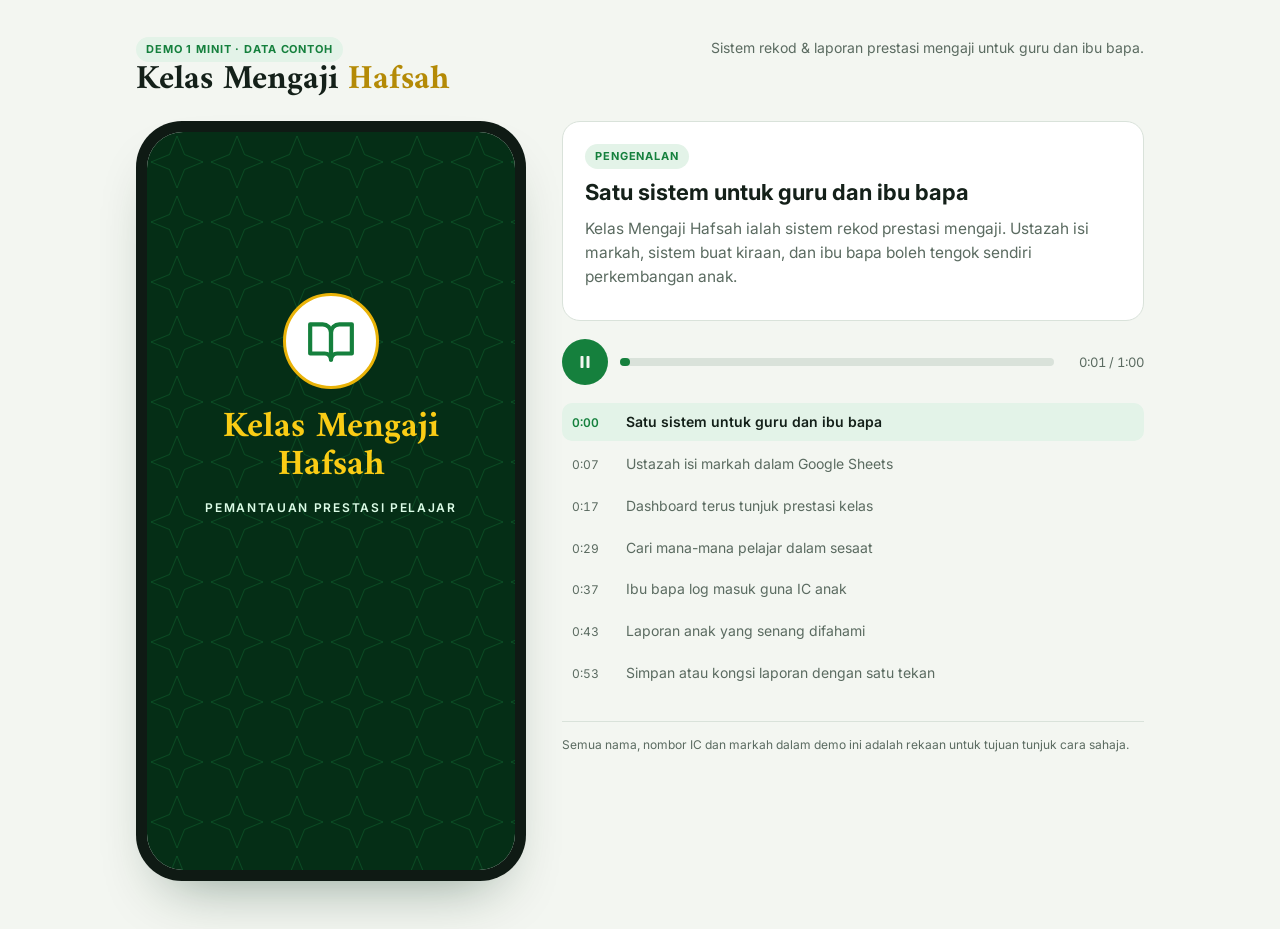
<file: demo.html>
<!doctype html>
<html lang="ms">
<head>
<meta charset="utf-8">
<meta name="viewport" content="width=device-width, initial-scale=1, viewport-fit=cover">
</head>
<body>
<title>Demo Kelas Mengaji Hafsah</title>
<link rel="stylesheet" href="https://fonts.googleapis.com/css2?family=Amiri:wght@400;700&family=Inter:wght@400;500;600;700;800&display=swap">
<style>
/* Layout: phone mockup (the real app is mobile-first) beside a narration panel; stacks on phone width. */
:root {
  --bg: #f3f6f1;
  --fg: #142019;
  --muted: #5b6b61;
  --line: #d9e2da;
  --panel: #ffffff;
  --accent: #15803d;
  --accent-soft: #e3f3e8;
  --gold: #b48a06;
  --bezel: #0f1a14;
  --font-display: "Amiri", Georgia, "Times New Roman", serif;
  --font-body: "Inter", system-ui, -apple-system, "Segoe UI", sans-serif;

  /* Product screen colours: the app itself is a light UI, kept identical in both themes */
  --app-bg: #f8faf8;
  --app-card: #ffffff;
  --app-ink: #1f2937;
  --app-sub: #6b7280;
  --app-line: #e5e7eb;
  --app-green: #15803d;
  --app-green-dk: #052e16;
  --app-green-50: #f0fdf4;
  --app-gold: #eab308;
  --app-gold-lt: #facc15;
  --app-emerald: #059669;
  --app-orange: #f97316;
  --app-red: #dc2626;
}
@media (prefers-color-scheme: dark) {
  :root:not([data-theme="light"]) {
    --bg: #0d1511; --fg: #e6efe8; --muted: #9db0a3; --line: #23332a; --panel: #131f18;
    --accent: #4ade80; --accent-soft: #173524; --gold: #facc15; --bezel: #000000;
    color-scheme: dark;
  }
}
:root[data-theme="dark"] {
  --bg: #0d1511; --fg: #e6efe8; --muted: #9db0a3; --line: #23332a; --panel: #131f18;
  --accent: #4ade80; --accent-soft: #173524; --gold: #facc15; --bezel: #000000;
  color-scheme: dark;
}

* { box-sizing: border-box; }
body { background: var(--bg); color: var(--fg); font-family: var(--font-body); font-size: 15px; line-height: 1.55; }
.wrap { max-width: 1040px; margin: 0 auto; padding-inline: 16px; padding-block: 28px 40px; }

.top { display: flex; flex-wrap: wrap; align-items: baseline; justify-content: space-between; gap: 8px 20px; margin-bottom: 22px; }
.top h1 { font-family: var(--font-display); font-size: 34px; line-height: 1.1; margin: 0; text-wrap: balance; }
.top h1 span { color: var(--gold); }
.top p { margin: 0; color: var(--muted); font-size: 14px; }
.tag { display: inline-block; font-size: 11px; letter-spacing: .08em; text-transform: uppercase; font-weight: 700; color: var(--accent); background: var(--accent-soft); padding: 4px 10px; border-radius: 999px; }

.grid { display: grid; grid-template-columns: auto minmax(0, 1fr); gap: 36px; align-items: start; }
@media (max-width: 820px) { .grid { grid-template-columns: minmax(0, 1fr); gap: 20px; } }

/* Phone */
.phone-holder { width: 390px; max-width: 100%; margin: 0 auto; }
.phone-scale { width: 390px; height: 760px; transform-origin: top left; }
.phone { width: 390px; height: 760px; background: var(--bezel); border-radius: 46px; padding: 11px; box-shadow: 0 30px 60px -30px rgba(5, 46, 22, .45); }
.screen { position: relative; width: 100%; height: 100%; border-radius: 36px; overflow: hidden; background: var(--app-bg); color: var(--app-ink); font-family: var(--font-body); font-size: 13px; }

.scene { position: absolute; inset: 0; opacity: 0; visibility: hidden; transition: opacity .45s ease, visibility .45s; }
.scene.on { opacity: 1; visibility: visible; }

.pattern { background-color: var(--app-green-dk); background-image: url("data:image/svg+xml,%3Csvg width='60' height='60' viewBox='0 0 60 60' xmlns='http://www.w3.org/2000/svg'%3E%3Cg fill='none' stroke='%2315803d' stroke-opacity='.35'%3E%3Cpath d='M30 4l7.5 18.5L56 30l-18.5 7.5L30 56l-7.5-18.5L4 30l18.5-7.5z'/%3E%3C/g%3E%3C/svg%3E"); }

.appbar { color: #fff; padding: 46px 18px 14px; display: flex; align-items: center; gap: 10px; }
.logo { width: 38px; height: 38px; border-radius: 50%; background: #fff; border: 2px solid var(--app-gold); display: grid; place-items: center; flex: none; }
.logo svg { width: 20px; height: 20px; }
.appbar .nm { font-family: var(--font-display); color: var(--app-gold-lt); font-weight: 700; font-size: 17px; line-height: 1.05; }
.appbar .nm small { display: block; font-family: var(--font-body); color: #dcfce7; font-size: 9px; letter-spacing: .12em; font-weight: 600; text-transform: uppercase; margin-top: 3px; }
.appbar .who { margin-left: auto; font-size: 10px; background: rgba(255,255,255,.12); padding: 4px 9px; border-radius: 999px; color: #dcfce7; }
.body { padding: 14px; display: flex; flex-direction: column; gap: 10px; }
.card { background: var(--app-card); border: 1px solid var(--app-line); border-radius: 14px; padding: 12px; }
.h { font-weight: 700; font-size: 14px; color: var(--app-ink); margin: 0; }
.sub { color: var(--app-sub); font-size: 11px; }
.fade { opacity: 0; transform: translateY(8px); transition: opacity .35s, transform .35s; }
.fade.in { opacity: 1; transform: none; }
.num { font-variant-numeric: tabular-nums; }

/* S1 intro */
#s1 { display: flex; flex-direction: column; align-items: center; justify-content: center; text-align: center; color: #fff; padding: 30px; gap: 14px; }
#s1 .biglogo { width: 96px; height: 96px; border-radius: 50%; background: #fff; border: 3px solid var(--app-gold); display: grid; place-items: center; transform: scale(.4); opacity: 0; }
#s1 .biglogo svg { width: 50px; height: 50px; }
#s1 h2 { font-family: var(--font-display); color: var(--app-gold-lt); font-size: 36px; line-height: 1.05; margin: 6px 0 0; }
#s1 .s1sub { font-size: 12px; color: #dcfce7; letter-spacing: .14em; text-transform: uppercase; font-weight: 600; }
#s1 .pills { display: flex; flex-direction: column; gap: 8px; margin-top: 18px; width: 100%; }
#s1 .pill { background: rgba(255,255,255,.1); border: 1px solid rgba(250,204,21,.35); border-radius: 12px; padding: 10px 12px; font-size: 13px; display: flex; gap: 10px; align-items: center; text-align: left; }
#s1 .pill b { color: var(--app-gold-lt); font-weight: 700; }
.ico { width: 26px; height: 26px; border-radius: 8px; background: rgba(250,204,21,.18); display: grid; place-items: center; flex: none; }
.ico svg { width: 15px; height: 15px; }

/* S2 sheet */
#s2 { background: #fff; }
.gs-top { padding: 46px 14px 10px; display: flex; align-items: center; gap: 10px; border-bottom: 1px solid var(--app-line); }
.gs-icon { width: 26px; height: 32px; background: #0f9d58; border-radius: 3px; position: relative; flex: none; }
.gs-icon::after { content: ""; position: absolute; inset: 9px 6px 7px; border: 2px solid #fff; border-radius: 1px; background: linear-gradient(#fff,#fff) 50% 0/2px 100% no-repeat, linear-gradient(#fff,#fff) 0 50%/100% 2px no-repeat; }
.gs-title { font-size: 13px; font-weight: 600; }
.gs-title small { display: block; color: var(--app-sub); font-weight: 400; font-size: 10px; }
.sheet { margin: 12px; border: 1px solid #c7ccd1; border-radius: 4px; overflow: hidden; font-size: 11px; }
.sheet table { border-collapse: collapse; width: 100%; table-layout: fixed; }
.sheet th, .sheet td { border: 1px solid #dadce0; padding: 6px 4px; text-align: center; height: 30px; }
.sheet th { background: #f1f3f4; font-weight: 600; color: #3c4043; font-size: 9.5px; line-height: 1.15; }
.sheet td.nm { text-align: left; font-weight: 600; }
.sheet tr.base td { background: #fef9e7; color: #8a6d00; font-weight: 600; font-size: 10px; }
.sheet td.cur { outline: 2px solid #1a73e8; outline-offset: -2px; background: #e8f0fe; }
.sheet td .v { opacity: 0; }
.sheet td .v.in { opacity: 1; }
.syncbar { margin: 4px 12px; border-radius: 12px; padding: 12px; display: flex; align-items: center; gap: 10px; font-size: 12.5px; font-weight: 600; background: var(--app-green-50); color: var(--app-green); border: 1px solid #bbf7d0; }
.spin { width: 18px; height: 18px; border: 2.5px solid #bbf7d0; border-top-color: var(--app-green); border-radius: 50%; animation: sp 0.8s linear infinite; flex: none; }
@keyframes sp { to { transform: rotate(360deg); } }
.tick { width: 18px; height: 18px; border-radius: 50%; background: var(--app-green); display: grid; place-items: center; flex: none; }
.tick svg { width: 11px; height: 11px; }
.note { margin: 10px 12px; font-size: 11px; color: var(--app-sub); line-height: 1.5; }

/* S3 dashboard */
.tabs { display: flex; gap: 4px; background: #fff; border: 1px solid var(--app-line); border-radius: 10px; padding: 4px; }
.tabs span { flex: 1; text-align: center; font-size: 11px; font-weight: 600; padding: 7px 4px; border-radius: 7px; color: var(--app-sub); }
.tabs span.act { background: var(--app-green); color: #fff; }
.tiles { display: grid; grid-template-columns: 1fr 1fr; gap: 8px; }
.tile { background: #fff; border: 1px solid var(--app-line); border-radius: 12px; padding: 10px; display: flex; flex-direction: column; gap: 2px; min-width: 0; }
.tile .k { font-size: 9.5px; text-transform: uppercase; letter-spacing: .06em; color: var(--app-sub); font-weight: 600; }
.tile .val { font-size: 21px; font-weight: 800; color: var(--app-ink); }
.tile .val.sm { font-size: 13px; padding-top: 5px; }
.tile.good { border-left: 3px solid var(--app-emerald); }
.tile.warn { border-left: 3px solid var(--app-orange); }
.bars { display: flex; flex-direction: column; gap: 9px; margin-top: 8px; }
.bar { display: grid; grid-template-columns: 96px 1fr 40px; align-items: center; gap: 8px; font-size: 10.5px; border-radius: 8px; padding: 3px 4px; transition: background .3s; }
.bar .lb { font-weight: 600; color: #374151; }
.bar .tr { display: block; height: 10px; background: #eef2ef; border-radius: 99px; overflow: hidden; }
.bar .fl { display: block; height: 100%; width: 0; border-radius: 99px; background: var(--app-green); }
.bar .pc { text-align: right; font-weight: 700; font-variant-numeric: tabular-nums; }
.bar.hl-bad { background: #fff7ed; box-shadow: 0 0 0 1.5px var(--app-orange); }
.bar.hl-good { background: #ecfdf5; box-shadow: 0 0 0 1.5px var(--app-emerald); }
.callout { font-size: 11px; font-weight: 600; padding: 8px 10px; border-radius: 10px; display: flex; gap: 8px; align-items: center; background: #fff7ed; color: #9a3412; border: 1px solid #fed7aa; }

/* S4 list */
.search { display: flex; align-items: center; gap: 8px; background: #fff; border: 2px solid var(--app-line); border-radius: 12px; padding: 9px 12px; font-size: 13px; transition: border-color .3s; }
.search.focus { border-color: var(--app-green); }
.search svg { width: 15px; height: 15px; flex: none; }
.caret { display: inline-block; width: 1.5px; height: 15px; background: var(--app-ink); vertical-align: -3px; animation: blink 1s steps(1) infinite; }
@keyframes blink { 50% { opacity: 0; } }
.ph { color: #9ca3af; }
.rows { display: flex; flex-direction: column; gap: 7px; }
.row { display: flex; align-items: center; gap: 10px; background: #fff; border: 1px solid var(--app-line); border-radius: 12px; padding: 8px 10px; transition: opacity .35s, transform .35s, box-shadow .3s, max-height .4s, padding .4s, margin .4s; max-height: 60px; }
.row.out { opacity: 0; max-height: 0; padding-block: 0; margin-top: -7px; border-width: 0; }
.row.sel { box-shadow: 0 0 0 2px var(--app-green); }
.rk { width: 20px; font-weight: 700; color: var(--app-sub); font-size: 11px; text-align: center; flex: none; }
.av { width: 32px; height: 32px; border-radius: 50%; background: var(--app-green); color: #fff; display: grid; place-items: center; font-weight: 700; font-size: 11px; flex: none; }
.row .who2 { flex: 1; min-width: 0; }
.row .who2 b { display: block; font-size: 12px; white-space: nowrap; overflow: hidden; text-overflow: ellipsis; }
.row .who2 span { font-size: 10px; color: var(--app-sub); }
.chip { font-size: 10px; font-weight: 700; padding: 4px 7px; border-radius: 7px; white-space: nowrap; font-variant-numeric: tabular-nums; }
.g-cem { background: #ecfdf5; color: #047857; }
.g-baik { background: #f0fdf4; color: #15803d; }
.g-sed { background: #fff7ed; color: #c2410c; }
.g-lem { background: #fef2f2; color: #b91c1c; }

/* S5 login */
#s5 { display: flex; align-items: center; justify-content: center; padding: 22px; }
.login { background: #fff; border-radius: 26px; padding: 26px 22px; width: 100%; box-shadow: 0 24px 50px -20px rgba(0,0,0,.5); display: flex; flex-direction: column; gap: 14px; text-align: center; }
.login .logo { width: 70px; height: 70px; margin: 0 auto; }
.login .logo svg { width: 34px; height: 34px; }
.login h3 { font-family: var(--font-display); color: #b48a06; font-size: 25px; line-height: 1.05; margin: 0; }
.login .badge { align-self: center; font-size: 10.5px; color: var(--app-green); background: var(--app-green-50); border: 1px solid #dcfce7; padding: 3px 10px; border-radius: 99px; font-weight: 600; }
.login label { font-size: 12px; font-weight: 600; color: #374151; }
.ic { border: 2px solid var(--app-line); border-radius: 12px; padding: 12px; font-size: 16px; font-weight: 600; letter-spacing: .04em; min-height: 50px; transition: border-color .3s; font-variant-numeric: tabular-nums; }
.ic.focus { border-color: var(--app-green); }
.btn { background: var(--app-green); color: #fff; font-weight: 700; padding: 13px; border-radius: 12px; font-size: 14px; display: flex; align-items: center; justify-content: center; gap: 8px; transition: transform .15s, background .2s; }
.btn.press { transform: scale(.96); background: #166534; }
.btn .spin { border-color: rgba(255,255,255,.35); border-top-color: #fff; width: 16px; height: 16px; }
.found { font-size: 12px; font-weight: 600; color: var(--app-green); display: flex; align-items: center; justify-content: center; gap: 6px; }

/* S6 portal */
.prof { display: flex; gap: 12px; align-items: center; }
.prof .av { width: 52px; height: 52px; font-size: 17px; border: 2px solid var(--app-gold); }
.prof .n { font-family: var(--font-display); font-size: 19px; font-weight: 700; line-height: 1.1; }
.prof .m { font-size: 10.5px; color: var(--app-sub); }
.score { display: flex; flex-direction: column; gap: 4px; }
.score .top2 { display: flex; align-items: flex-end; justify-content: space-between; gap: 10px; }
.score .big { font-size: 40px; font-weight: 800; color: var(--app-green); line-height: 1; letter-spacing: -.02em; }
.score .gr { font-size: 12px; font-weight: 800; letter-spacing: .14em; color: var(--app-green); text-transform: uppercase; margin-top: 4px; }
.radar { width: 100%; height: 190px; display: block; }
.lists { display: grid; grid-template-columns: 1fr 1fr; gap: 8px; }
.lists .card { padding: 10px; }
.lists h4 { margin: 0 0 6px; font-size: 10.5px; text-transform: uppercase; letter-spacing: .06em; }
.lists ul { list-style: none; margin: 0; padding: 0; display: flex; flex-direction: column; gap: 4px; }
.lists li { display: flex; justify-content: space-between; gap: 4px; font-size: 10.5px; }
.lists li b { font-variant-numeric: tabular-nums; }
.tip { font-size: 11px; padding: 9px 11px; border-radius: 10px; background: #eff6ff; color: #1d4ed8; border: 1px solid #bfdbfe; font-weight: 600; }

/* S7 export + close */
.dl { display: flex; flex-direction: column; gap: 8px; }
.dlb { display: flex; align-items: center; gap: 10px; background: #fff; border: 1.5px solid var(--app-line); border-radius: 12px; padding: 11px 12px; font-weight: 600; font-size: 12.5px; transition: border-color .25s, background .25s, transform .2s; }
.dlb .ico { background: var(--app-green-50); }
.dlb.hot { border-color: var(--app-green); background: var(--app-green-50); transform: scale(1.02); }
.dlb small { display: block; font-weight: 400; color: var(--app-sub); font-size: 10.5px; }
.toast { background: #111827; color: #fff; font-size: 11.5px; padding: 10px 12px; border-radius: 10px; display: flex; gap: 8px; align-items: center; }
.close { position: absolute; inset: 0; display: flex; flex-direction: column; justify-content: center; gap: 14px; padding: 28px; color: #fff; opacity: 0; transition: opacity .5s; }
.close.in { opacity: 1; }
.close h2 { font-family: var(--font-display); color: var(--app-gold-lt); font-size: 32px; line-height: 1.05; margin: 0; text-align: center; }
.close ul { list-style: none; padding: 0; margin: 6px 0 0; display: flex; flex-direction: column; gap: 10px; }
.close li { display: flex; gap: 10px; align-items: flex-start; font-size: 13.5px; line-height: 1.4; }
.close .cta { margin-top: 10px; text-align: center; background: var(--app-gold); color: var(--app-green-dk); font-weight: 800; padding: 13px; border-radius: 12px; font-size: 14px; }

/* Narration panel */
.panel { display: flex; flex-direction: column; gap: 18px; min-width: 0; }
.now { background: var(--panel); border: 1px solid var(--line); border-radius: 18px; padding: 22px; display: flex; flex-direction: column; gap: 10px; min-height: 200px; }
.now .who-tag { align-self: flex-start; }
.now h2 { margin: 0; font-size: 22px; line-height: 1.25; text-wrap: balance; }
.now p { margin: 0; color: var(--muted); font-size: 15.5px; max-width: 60ch; }
.ctrl { display: flex; align-items: center; gap: 12px; }
.pbtn { width: 46px; height: 46px; border-radius: 50%; border: 0; background: var(--accent); color: var(--bg); display: grid; place-items: center; cursor: pointer; flex: none; }
.pbtn svg { width: 18px; height: 18px; }
.pbtn:focus-visible, .chap:focus-visible, .track:focus-visible { outline: 3px solid var(--gold); outline-offset: 2px; }
.track { flex: 1; height: 8px; background: var(--line); border-radius: 99px; position: relative; cursor: pointer; }
.track .fill { position: absolute; inset: 0 auto 0 0; width: 0; background: var(--accent); border-radius: 99px; }
.time { font-size: 13px; color: var(--muted); font-variant-numeric: tabular-nums; min-width: 78px; text-align: right; }
.chaps { list-style: none; margin: 0; padding: 0; display: flex; flex-direction: column; gap: 4px; }
.chap { width: 100%; display: grid; grid-template-columns: 44px 1fr; gap: 10px; align-items: baseline; text-align: left; border: 0; background: transparent; color: var(--muted); font: inherit; font-size: 14px; padding: 8px 10px; border-radius: 10px; cursor: pointer; }
.chap .ts { font-variant-numeric: tabular-nums; font-size: 12px; }
.chap:hover { background: var(--accent-soft); }
.chap.on { background: var(--accent-soft); color: var(--fg); font-weight: 600; }
.chap.on .ts { color: var(--accent); }
.disc { font-size: 12px; color: var(--muted); border-top: 1px solid var(--line); padding-top: 14px; }
@media (max-width: 820px) { .chaps { display: none; } .now { min-height: 0; } }
@media (prefers-reduced-motion: reduce) { .scene, .fade, .row, .close { transition: none; } .spin, .caret { animation: none; } }
</style>

<div class="wrap">
  <div class="top">
    <div>
      <span class="tag">Demo 1 minit · Data contoh</span>
      <h1>Kelas Mengaji <span>Hafsah</span></h1>
    </div>
    <p>Sistem rekod &amp; laporan prestasi mengaji untuk guru dan ibu bapa.</p>
  </div>

  <div class="grid">
    <div class="phone-holder" id="holder">
      <div class="phone-scale" id="pscale">
        <div class="phone">
          <div class="screen" id="screen">

            <!-- S1 Intro -->
            <section class="scene pattern on" id="s1">
              <div class="biglogo" id="s1logo"></div>
              <div class="fade" id="s1t"><h2>Kelas Mengaji<br>Hafsah</h2></div>
              <div class="fade s1sub" id="s1s">Pemantauan Prestasi Pelajar</div>
              <div class="pills">
                <div class="pill fade" id="s1p1"><span class="ico" data-i="sheet"></span><span><b>Guru</b> isi markah dalam Google Sheets</span></div>
                <div class="pill fade" id="s1p2"><span class="ico" data-i="chart"></span><span><b>Sistem</b> kira purata &amp; gred sendiri</span></div>
                <div class="pill fade" id="s1p3"><span class="ico" data-i="user"></span><span><b>Ibu bapa</b> semak laporan anak guna IC</span></div>
              </div>
            </section>

            <!-- S2 Google Sheets -->
            <section class="scene" id="s2">
              <div class="gs-top">
                <span class="gs-icon"></span>
                <div class="gs-title">Markah Talaqqi 2026<small>Google Sheets · disunting oleh Ustazah</small></div>
              </div>
              <div class="sheet">
                <table>
                  <colgroup><col style="width:34%"><col><col><col><col></colgroup>
                  <thead><tr><th>NAMA</th><th>SEBUTAN MAKHRAJ</th><th>QALQALAH</th><th>MAD ASLI</th><th>FASIH</th></tr></thead>
                  <tbody id="sheetBody"></tbody>
                </table>
              </div>
              <div class="syncbar fade" id="sync"><span class="spin" id="syncIcon"></span><span id="syncTxt">Menghantar markah ke sistem...</span></div>
              <p class="note fade" id="s2note">Baris kuning ialah markah penuh. Sistem tukar setiap markah kepada peratus secara automatik.</p>
            </section>

            <!-- S3 Dashboard -->
            <section class="scene" id="s3">
              <div class="appbar pattern">
                <span class="logo" data-i="book"></span>
                <div class="nm">Kelas Mengaji Hafsah<small>Dashboard Guru</small></div>
                <span class="who">Admin</span>
              </div>
              <div class="body">
                <div class="tabs"><span class="act">Talaqqi Al-Quran</span><span>Kelas ABAHATA</span></div>
                <div class="tiles">
                  <div class="tile"><span class="k">Jumlah pelajar</span><span class="val num" id="tTotal">0</span></div>
                  <div class="tile"><span class="k">Purata kelas</span><span class="val num" id="tAvg">0%</span></div>
                  <div class="tile good"><span class="k">Paling kuat</span><span class="val sm fade" id="tBest">Sebutan Makhraj</span></div>
                  <div class="tile warn"><span class="k">Perlu fokus</span><span class="val sm fade" id="tWorst">Hukum Tajwid</span></div>
                </div>
                <div class="card">
                  <p class="h">Purata kelas ikut bahagian</p>
                  <div class="bars" id="bars"></div>
                </div>
                <div class="callout fade" id="s3call"><span class="ico" style="background:#ffedd5" data-i="target"></span>Kelas minggu depan: tambah latihan Hukum Tajwid.</div>
              </div>
            </section>

            <!-- S4 Student list -->
            <section class="scene" id="s4">
              <div class="appbar pattern">
                <span class="logo" data-i="book"></span>
                <div class="nm">Senarai Pelajar<small>Talaqqi · 28 pelajar</small></div>
                <span class="who">Admin</span>
              </div>
              <div class="body">
                <div class="search" id="search"><span data-i="search"></span><span id="q"><span class="ph">Cari nama atau IC...</span></span></div>
                <div class="rows" id="rows"></div>
                <p class="sub fade" id="more" style="text-align:center">+ 22 pelajar lagi</p>
              </div>
            </section>

            <!-- S5 Parent login -->
            <section class="scene pattern" id="s5">
              <div class="login">
                <span class="logo" data-i="book"></span>
                <h3>Kelas Mengaji<br>Hafsah</h3>
                <span class="badge">Portal Pelajar &amp; Ibu Bapa</span>
                <label for="icShow">No. Kad Pengenalan Pelajar</label>
                <div class="ic" id="icShow"></div>
                <div class="btn" id="loginBtn">Semak Rekod</div>
                <div class="found fade" id="found"><span class="tick" data-i="check"></span>Rekod Aisyah dijumpai</div>
              </div>
            </section>

            <!-- S6 Parent portal -->
            <section class="scene" id="s6">
              <div class="appbar pattern">
                <span class="logo" data-i="book"></span>
                <div class="nm">Laporan Anak<small>Portal Ibu Bapa</small></div>
                <span class="who">Ibu bapa</span>
              </div>
              <div class="body">
                <div class="card prof">
                  <span class="av">AH</span>
                  <div><div class="n">Aisyah Humaira</div><div class="m">150312-10-1234 · Talaqqi Al-Quran</div></div>
                </div>
                <div class="card score">
                  <div class="top2"><div><div class="sub">Markah keseluruhan</div><div class="big num" id="pScore">0.0%</div></div><div class="gr fade" id="pGrade">Baik</div></div>
                  <svg class="radar" id="radar" viewBox="0 0 220 180" aria-label="Carta radar prestasi ikut bahagian"></svg>
                </div>
                <div class="lists">
                  <div class="card fade" id="pGood"><h4 style="color:#047857">Paling mahir</h4><ul>
                    <li><span>Qalqalah</span><b style="color:#047857">95%</b></li>
                    <li><span>Sebutan Makhraj</span><b style="color:#047857">92%</b></li>
                    <li><span>Mad Asli</span><b style="color:#047857">90%</b></li></ul></div>
                  <div class="card fade" id="pBad"><h4 style="color:#c2410c">Perlu latih lagi</h4><ul>
                    <li><span>Ikhfa' Haqiqi</span><b style="color:#c2410c">58%</b></li>
                    <li><span>Idgham Mutamathilain</span><b style="color:#c2410c">62%</b></li>
                    <li><span>Iklab</span><b style="color:#c2410c">66%</b></li></ul></div>
                </div>
                <div class="tip fade" id="pTip">Cadangan: ulang kaji bacaan dengung (Hukum Tajwid) 10 minit sehari di rumah.</div>
              </div>
            </section>

            <!-- S7 Export + close -->
            <section class="scene" id="s7">
              <div class="appbar pattern">
                <span class="logo" data-i="book"></span>
                <div class="nm">Muat Turun Laporan<small>Aisyah Humaira</small></div>
              </div>
              <div class="body">
                <div class="dl">
                  <div class="dlb" id="d1"><span class="ico" data-i="file"></span><span>Laporan PDF<small>Untuk cetak atau simpan</small></span></div>
                  <div class="dlb" id="d2"><span class="ico" data-i="sheet"></span><span>Fail Excel<small>Semua markah terperinci</small></span></div>
                  <div class="dlb" id="d3"><span class="ico" data-i="image"></span><span>Gambar laporan<small>Senang hantar di WhatsApp</small></span></div>
                </div>
                <div class="toast fade" id="toast"><span class="tick" data-i="check"></span><span id="toastTxt">Laporan_Aisyah.pdf disimpan</span></div>
              </div>
              <div class="close pattern" id="closing">
                <h2>Kelas Mengaji<br>Hafsah</h2>
                <ul>
                  <li><span class="ico" data-i="sheet"></span>Guru kekal guna Google Sheets. Tiada sistem baru nak belajar.</li>
                  <li><span class="ico" data-i="chart"></span>Purata, gred dan carta dikira automatik.</li>
                  <li><span class="ico" data-i="user"></span>Ibu bapa semak sendiri guna IC anak, 24 jam.</li>
                  <li><span class="ico" data-i="file"></span>Laporan PDF, Excel dan gambar dengan satu tekan.</li>
                </ul>
                <div class="cta">Hubungi kami untuk setup kelas anda</div>
              </div>
            </section>

          </div>
        </div>
      </div>
    </div>

    <div class="panel">
      <div class="now" aria-live="polite">
        <span class="tag who-tag" id="capWho">Pengenalan</span>
        <h2 id="capTitle"></h2>
        <p id="capText"></p>
      </div>
      <div class="ctrl">
        <button class="pbtn" id="play" aria-label="Jeda"></button>
        <div class="track" id="track" role="slider" tabindex="0" aria-label="Kedudukan demo" aria-valuemin="0" aria-valuemax="60" aria-valuenow="0"><div class="fill" id="fill"></div></div>
        <span class="time" id="time">0:00 / 1:00</span>
      </div>
      <ul class="chaps" id="chaps"></ul>
      <p class="disc">Semua nama, nombor IC dan markah dalam demo ini adalah rekaan untuk tujuan tunjuk cara sahaja.</p>
    </div>
  </div>
</div>

<script>
(function () {
  // ---------- Icons ----------
  var IC = {
    book: '<svg viewBox="0 0 24 24" fill="none" stroke="#15803d" stroke-width="2" stroke-linecap="round" stroke-linejoin="round"><path d="M2 4h6a4 4 0 0 1 4 4v13a3 3 0 0 0-3-3H2z"/><path d="M22 4h-6a4 4 0 0 0-4 4v13a3 3 0 0 1 3-3h7z"/></svg>',
    sheet: '<svg viewBox="0 0 24 24" fill="none" stroke="#facc15" stroke-width="2" stroke-linecap="round"><rect x="3" y="3" width="18" height="18" rx="2"/><path d="M3 9h18M3 15h18M9 3v18"/></svg>',
    chart: '<svg viewBox="0 0 24 24" fill="none" stroke="#facc15" stroke-width="2" stroke-linecap="round"><path d="M4 20V10M10 20V4M16 20v-7M22 20H2"/></svg>',
    user: '<svg viewBox="0 0 24 24" fill="none" stroke="#facc15" stroke-width="2" stroke-linecap="round"><circle cx="12" cy="8" r="4"/><path d="M4 21a8 8 0 0 1 16 0"/></svg>',
    file: '<svg viewBox="0 0 24 24" fill="none" stroke="#15803d" stroke-width="2" stroke-linecap="round" stroke-linejoin="round"><path d="M14 2H6a2 2 0 0 0-2 2v16a2 2 0 0 0 2 2h12a2 2 0 0 0 2-2V8z"/><path d="M14 2v6h6M8 13h8M8 17h5"/></svg>',
    image: '<svg viewBox="0 0 24 24" fill="none" stroke="#15803d" stroke-width="2" stroke-linecap="round"><rect x="3" y="3" width="18" height="18" rx="2"/><circle cx="9" cy="9" r="2"/><path d="m21 15-5-5L5 21"/></svg>',
    target: '<svg viewBox="0 0 24 24" fill="none" stroke="#c2410c" stroke-width="2"><circle cx="12" cy="12" r="9"/><circle cx="12" cy="12" r="5"/><circle cx="12" cy="12" r="1"/></svg>',
    search: '<svg viewBox="0 0 24 24" fill="none" stroke="#9ca3af" stroke-width="2.5" stroke-linecap="round"><circle cx="11" cy="11" r="7"/><path d="m20 20-3.5-3.5"/></svg>',
    check: '<svg viewBox="0 0 24 24" fill="none" stroke="#fff" stroke-width="3.5" stroke-linecap="round" stroke-linejoin="round"><path d="M5 12l5 5L20 7"/></svg>',
    play: '<svg viewBox="0 0 24 24" fill="currentColor"><path d="M7 4v16l13-8z"/></svg>',
    pause: '<svg viewBox="0 0 24 24" fill="currentColor"><rect x="6" y="4" width="4" height="16" rx="1"/><rect x="14" y="4" width="4" height="16" rx="1"/></svg>',
    replay: '<svg viewBox="0 0 24 24" fill="none" stroke="currentColor" stroke-width="2.5" stroke-linecap="round" stroke-linejoin="round"><path d="M3 12a9 9 0 1 0 3-6.7L3 8"/><path d="M3 3v5h5"/></svg>'
  };
  document.querySelectorAll('[data-i]').forEach(function (el) { el.innerHTML = IC[el.dataset.i]; });
  document.getElementById('s1logo').innerHTML = IC.book;

  var $ = function (id) { return document.getElementById(id); };
  var clamp = function (x, a, b) { return Math.max(a, Math.min(b, x)); };
  var prog = function (t, a, b) { return clamp((t - a) / (b - a), 0, 1); };
  var ease = function (p) { return 1 - Math.pow(1 - p, 3); };
  var show = function (el, on) { el.classList.toggle('in', !!on); };

  // ---------- Dummy data ----------
  var SHEET = [
    { nm: 'Markah penuh', v: [25, 20, 10, 10], base: true },
    { nm: 'Aisyah Humaira', v: [23, 19, 9, 8] },
    { nm: 'Muhd Irfan', v: [24, 19, 10, 9] },
    { nm: 'Nur Damia', v: [21, 16, 8, 7] }
  ];
  var SECTIONS = [
    { n: 'Sebutan Makhraj', v: 88 },
    { n: 'Cara Bacaan', v: 79 },
    { n: 'Hukum Tajwid', v: 64 },
    { n: 'Fasih', v: 74 },
    { n: 'Lancar', v: 77 }
  ];
  var STUDENTS = [
    { n: 'Muhammad Irfan bin Zaki', ic: '140821-14-5521', s: 91.2 },
    { n: 'Siti Khadijah binti Omar', ic: '150107-10-6634', s: 88.0 },
    { n: 'Aisyah Humaira binti Rahman', ic: '150312-10-1234', s: 82.5 },
    { n: 'Nur Damia binti Hakim', ic: '141130-08-2210', s: 76.8 },
    { n: 'Ahmad Danish bin Faizal', ic: '150619-10-3307', s: 68.4 },
    { n: 'Umar Haziq bin Azlan', ic: '151002-06-4419', s: 54.9 }
  ];
  var AISYAH = [92, 86, 71, 80, 84];
  var grade = function (p) {
    if (p >= 90) return ['Cemerlang', 'g-cem'];
    if (p >= 70) return ['Baik', 'g-baik'];
    if (p >= 41) return ['Sederhana', 'g-sed'];
    return ['Lemah', 'g-lem'];
  };
  var initials = function (n) { return n.split(' ').filter(function (w) { return !/^(bin|binti)$/i.test(w); }).slice(0, 2).map(function (w) { return w[0]; }).join(''); };

  // Build sheet
  var cells = [];
  SHEET.forEach(function (r, ri) {
    var tr = document.createElement('tr');
    if (r.base) tr.className = 'base';
    var html = '<td class="nm">' + r.nm + '</td>';
    r.v.forEach(function (v) { html += '<td><span class="v">' + v + '</span></td>'; });
    tr.innerHTML = html;
    $('sheetBody').appendChild(tr);
    tr.querySelectorAll('td .v').forEach(function (sp, ci) {
      var at = r.base ? 0 : 0.8 + (ri - 1) * 2.0 + ci * 0.42;
      cells.push({ el: sp, td: sp.parentNode, at: at, base: r.base });
    });
  });

  // Build bars
  SECTIONS.forEach(function (s, i) {
    var d = document.createElement('div');
    d.className = 'bar';
    d.innerHTML = '<span class="lb">' + s.n + '</span><span class="tr"><span class="fl"></span></span><span class="pc">0%</span>';
    $('bars').appendChild(d);
    s.el = d; s.fl = d.querySelector('.fl'); s.pc = d.querySelector('.pc');
  });

  // Build rows
  STUDENTS.forEach(function (s, i) {
    var g = grade(s.s);
    var d = document.createElement('div');
    d.className = 'row fade';
    d.innerHTML = '<span class="rk">' + (i + 1) + '</span><span class="av">' + initials(s.n) + '</span><span class="who2"><b>' + s.n + '</b><span>' + s.ic + '</span></span><span class="chip ' + g[1] + '">' + s.s.toFixed(1) + '% · ' + g[0] + '</span>';
    $('rows').appendChild(d);
    s.el = d;
  });

  // Radar
  var R = { cx: 110, cy: 94, r: 66 };
  var pt = function (i, v) { var a = -Math.PI / 2 + i * 2 * Math.PI / 5; return [R.cx + Math.cos(a) * R.r * v / 100, R.cy + Math.sin(a) * R.r * v / 100]; };
  var poly = function (vals) { return vals.map(function (v, i) { return pt(i, v).map(function (n) { return n.toFixed(1); }).join(','); }).join(' '); };
  (function () {
    var svg = '';
    [25, 50, 75, 100].forEach(function (lv) { svg += '<polygon points="' + poly([lv, lv, lv, lv, lv]) + '" fill="none" stroke="#e5e7eb" stroke-width="1"/>'; });
    for (var i = 0; i < 5; i++) { var p = pt(i, 100); svg += '<line x1="' + R.cx + '" y1="' + R.cy + '" x2="' + p[0] + '" y2="' + p[1] + '" stroke="#eef0ee"/>'; }
    svg += '<polygon points="' + poly([100, 100, 100, 100, 100]) + '" fill="none" stroke="#ef4444" stroke-opacity=".75" stroke-dasharray="4 4" stroke-width="1.5"/>';
    svg += '<polygon id="rPoly" points="' + poly([0, 0, 0, 0, 0]) + '" fill="rgba(234,179,8,.22)" stroke="#ca8a04" stroke-width="2"/>';
    var labels = ['Sebutan', 'Bacaan', 'Tajwid', 'Fasih', 'Lancar'];
    labels.forEach(function (l, i) {
      var p = pt(i, 128), anchor = Math.abs(p[0] - R.cx) < 4 ? 'middle' : (p[0] > R.cx ? 'start' : 'end');
      if (i === 1 || i === 4) p = [p[0] + (i === 1 ? -14 : 14), p[1]];
      svg += '<text x="' + p[0].toFixed(1) + '" y="' + (p[1] + 3).toFixed(1) + '" text-anchor="' + anchor + '" font-size="10" font-weight="700" fill="#15803d" font-family="Inter, sans-serif">' + l + '</text>';
    });
    $('radar').innerHTML = svg;
  })();

  var typeText = function (full, p) { return full.slice(0, Math.round(full.length * p)); };

  // ---------- Timeline ----------
  var SCENES = [
    { id: 's1', d: 7, who: 'Pengenalan', title: 'Satu sistem untuk guru dan ibu bapa',
      text: 'Kelas Mengaji Hafsah ialah sistem rekod prestasi mengaji. Ustazah isi markah, sistem buat kiraan, dan ibu bapa boleh tengok sendiri perkembangan anak.',
      up: function (t) {
        var p = ease(prog(t, 0, 1));
        $('s1logo').style.transform = 'scale(' + (0.4 + 0.6 * p) + ')'; $('s1logo').style.opacity = p;
        show($('s1t'), t > 0.6); show($('s1s'), t > 1.2);
        show($('s1p1'), t > 2.2); show($('s1p2'), t > 3.2); show($('s1p3'), t > 4.2);
      } },
    { id: 's2', d: 10, who: 'Langkah 1 · Guru', title: 'Ustazah isi markah dalam Google Sheets',
      text: 'Tak perlu belajar software baru. Guru cuma isi markah setiap aspek bacaan dalam Google Sheets macam biasa. Sistem tarik data dari situ.',
      up: function (t) {
        var cur = null;
        cells.forEach(function (c) {
          var on = c.base || t >= c.at; c.el.classList.toggle('in', on);
          if (!c.base && t >= c.at && t < c.at + 0.42) cur = c;
          c.td.classList.remove('cur');
        });
        if (cur) cur.td.classList.add('cur');
        show($('sync'), t > 7.0);
        var done = t > 8.2;
        $('syncIcon').className = done ? 'tick' : 'spin';
        $('syncIcon').innerHTML = done ? IC.check : '';
        $('syncTxt').textContent = done ? 'Markah dikira automatik dalam sistem' : 'Menghantar markah ke sistem...';
        show($('s2note'), t > 8.6);
      } },
    { id: 's3', d: 12, who: 'Langkah 2 · Guru', title: 'Dashboard terus tunjuk prestasi kelas',
      text: 'Sistem kira purata kelas dan pecahkan ikut bahagian. Sekali pandang, guru tahu bahagian mana pelajar dah kuat dan mana yang perlu lebih masa di kelas.',
      up: function (t) {
        var p = ease(prog(t, 0.3, 2.0));
        $('tTotal').textContent = Math.round(28 * p);
        $('tAvg').textContent = (76.4 * p).toFixed(1) + '%';
        show($('tBest'), t > 2.0); show($('tWorst'), t > 2.3);
        SECTIONS.forEach(function (s, i) {
          var q = ease(prog(t, 2.2 + i * 0.25, 3.6 + i * 0.25));
          s.fl.style.width = (s.v * q) + '%';
          s.fl.style.background = s.v >= 80 ? '#059669' : (s.v >= 70 ? '#15803d' : '#f97316');
          s.pc.textContent = Math.round(s.v * q) + '%';
          s.el.classList.toggle('hl-good', i === 0 && t > 5.5);
          s.el.classList.toggle('hl-bad', i === 2 && t > 7.0);
        });
        show($('s3call'), t > 8.2);
      } },
    { id: 's4', d: 8, who: 'Langkah 3 · Guru', title: 'Cari mana-mana pelajar dalam sesaat',
      text: 'Senarai pelajar disusun ikut markah tertinggi, siap dengan gred. Taip nama atau IC untuk terus jumpa profil pelajar.',
      up: function (t) {
        STUDENTS.forEach(function (s, i) {
          show(s.el, t > 0.2 + i * 0.22);
          s.el.classList.toggle('out', t > 4.6 && i !== 2);
          s.el.classList.toggle('sel', t > 5.4 && i === 2);
        });
        show($('more'), t > 1.6 && t < 4.6);
        var focus = t > 2.8; $('search').classList.toggle('focus', focus);
        if (!focus) $('q').innerHTML = '<span class="ph">Cari nama atau IC...</span>';
        else $('q').innerHTML = typeText('Aisyah', prog(t, 3.0, 4.4)) + '<span class="caret"></span>';
      } },
    { id: 's5', d: 6, who: 'Langkah 4 · Ibu bapa', title: 'Ibu bapa log masuk guna IC anak',
      text: 'Tiada username, tiada app perlu download. Buka link, taip nombor IC anak, terus nampak rekod. Sesuai untuk semua peringkat umur ibu bapa.',
      up: function (t) {
        var f = t > 0.4; $('icShow').classList.toggle('focus', f);
        $('icShow').innerHTML = f ? typeText('150312-10-1234', prog(t, 0.6, 2.8)) + (t < 3.4 ? '<span class="caret"></span>' : '') : '<span class="ph" style="font-weight:400">Cth: 121212-10-1234</span>';
        var b = $('loginBtn');
        b.classList.toggle('press', t > 3.4 && t < 3.7);
        if (t > 3.6 && t < 5.0) b.innerHTML = '<span class="spin"></span>Menyemak Rekod...';
        else b.textContent = 'Semak Rekod';
        show($('found'), t > 5.0);
      } },
    { id: 's6', d: 10, who: 'Langkah 5 · Ibu bapa', title: 'Laporan anak yang senang difahami',
      text: 'Ibu bapa nampak markah keseluruhan, gred, carta kekuatan, dan senarai aspek yang anak perlu latih lagi. Jadi latihan di rumah lebih terarah.',
      up: function (t) {
        var p = ease(prog(t, 0.3, 2.0));
        $('pScore').textContent = (82.5 * p).toFixed(1) + '%';
        show($('pGrade'), t > 2.0);
        var r = ease(prog(t, 1.2, 3.2));
        $('rPoly').setAttribute('points', poly(AISYAH.map(function (v) { return v * r; })));
        show($('pGood'), t > 3.8); show($('pBad'), t > 5.2); show($('pTip'), t > 7.0);
      } },
    { id: 's7', d: 7, who: 'Langkah 6 · Laporan', title: 'Simpan atau kongsi laporan dengan satu tekan',
      text: 'Laporan boleh dimuat turun sebagai PDF, Excel atau gambar. Guru boleh hantar ke group WhatsApp kelas, ibu bapa boleh simpan untuk rekod sendiri.',
      up: function (t) {
        var k = t < 0.6 ? 0 : t < 1.6 ? 1 : t < 2.6 ? 2 : t < 3.6 ? 3 : 0;
        ['d1', 'd2', 'd3'].forEach(function (id, i) { $(id).classList.toggle('hot', k === i + 1); });
        show($('toast'), t > 0.9 && t < 3.9);
        $('toastTxt').textContent = t < 1.9 ? 'Laporan_Aisyah.pdf disimpan' : t < 2.9 ? 'Markah_Aisyah.xlsx disimpan' : 'Laporan_Aisyah.png sedia untuk WhatsApp';
        show($('closing'), t > 3.9);
        if (t > 3.9) {
          $('capTitle').textContent = 'Ringkasnya';
          $('capText').textContent = 'Guru jimat masa buat laporan, ibu bapa dapat maklumat yang jelas, dan kelas nampak lebih profesional.';
        }
      } }
  ];
  var TOTAL = 0;
  SCENES.forEach(function (s) { s.start = TOTAL; TOTAL += s.d; });

  var fmt = function (s) { s = Math.floor(s); return Math.floor(s / 60) + ':' + ('0' + (s % 60)).slice(-2); };
  SCENES.forEach(function (s, i) {
    var li = document.createElement('li');
    li.innerHTML = '<button class="chap" type="button"><span class="ts">' + fmt(s.start) + '</span><span>' + s.title + '</span></button>';
    li.firstChild.addEventListener('click', function () { seek(s.start + 0.01); play(); });
    $('chaps').appendChild(li);
    s.chap = li.firstChild;
  });

  var t = 0, playing = false, last = 0, curScene = -1;

  function render() {
    var idx = SCENES.length - 1;
    for (var i = 0; i < SCENES.length; i++) { if (t < SCENES[i].start + SCENES[i].d) { idx = i; break; } }
    var s = SCENES[idx];
    if (idx !== curScene) {
      SCENES.forEach(function (x, j) { $(x.id).classList.toggle('on', j === idx); x.chap.classList.toggle('on', j === idx); });
      $('capWho').textContent = s.who; $('capTitle').textContent = s.title; $('capText').textContent = s.text;
      curScene = idx;
    }
    if (s.id === 's7' && t - s.start <= 3.9) { $('capTitle').textContent = s.title; $('capText').textContent = s.text; }
    s.up(t - s.start);
    $('fill').style.width = (t / TOTAL * 100) + '%';
    $('time').textContent = fmt(t) + ' / ' + fmt(TOTAL);
    $('track').setAttribute('aria-valuenow', Math.floor(t));
  }
  function setBtn() {
    var ended = t >= TOTAL;
    $('play').innerHTML = playing ? IC.pause : (ended ? IC.replay : IC.play);
    $('play').setAttribute('aria-label', playing ? 'Jeda' : (ended ? 'Main semula' : 'Main'));
  }
  function frame(now) {
    if (!playing) return;
    var dt = Math.min(0.1, (now - last) / 1000); last = now;
    t = Math.min(TOTAL, t + dt);
    render();
    if (t >= TOTAL) { playing = false; setBtn(); return; }
    requestAnimationFrame(frame);
  }
  function play() {
    if (t >= TOTAL) { t = 0; curScene = -1; }
    if (playing) return;
    playing = true; last = performance.now(); setBtn(); requestAnimationFrame(frame);
  }
  function pause() { playing = false; setBtn(); }
  function seek(x) { t = clamp(x, 0, TOTAL); render(); setBtn(); }

  $('play').addEventListener('click', function () { playing ? pause() : play(); });
  $('track').addEventListener('click', function (e) {
    var r = this.getBoundingClientRect(); seek((e.clientX - r.left) / r.width * TOTAL);
  });
  $('track').addEventListener('keydown', function (e) {
    if (e.key === 'ArrowRight') { seek(t + 5); e.preventDefault(); }
    if (e.key === 'ArrowLeft') { seek(t - 5); e.preventDefault(); }
  });

  // Scale phone to fit narrow screens
  function fit() {
    var w = $('holder').clientWidth, sc = Math.min(1, w / 390);
    $('pscale').style.transform = 'scale(' + sc + ')';
    $('holder').style.height = (760 * sc) + 'px';
  }
  window.addEventListener('resize', fit); fit();

  render(); setBtn();
  setTimeout(play, 400);
})();
</script>

</body>
</html>
</file>
